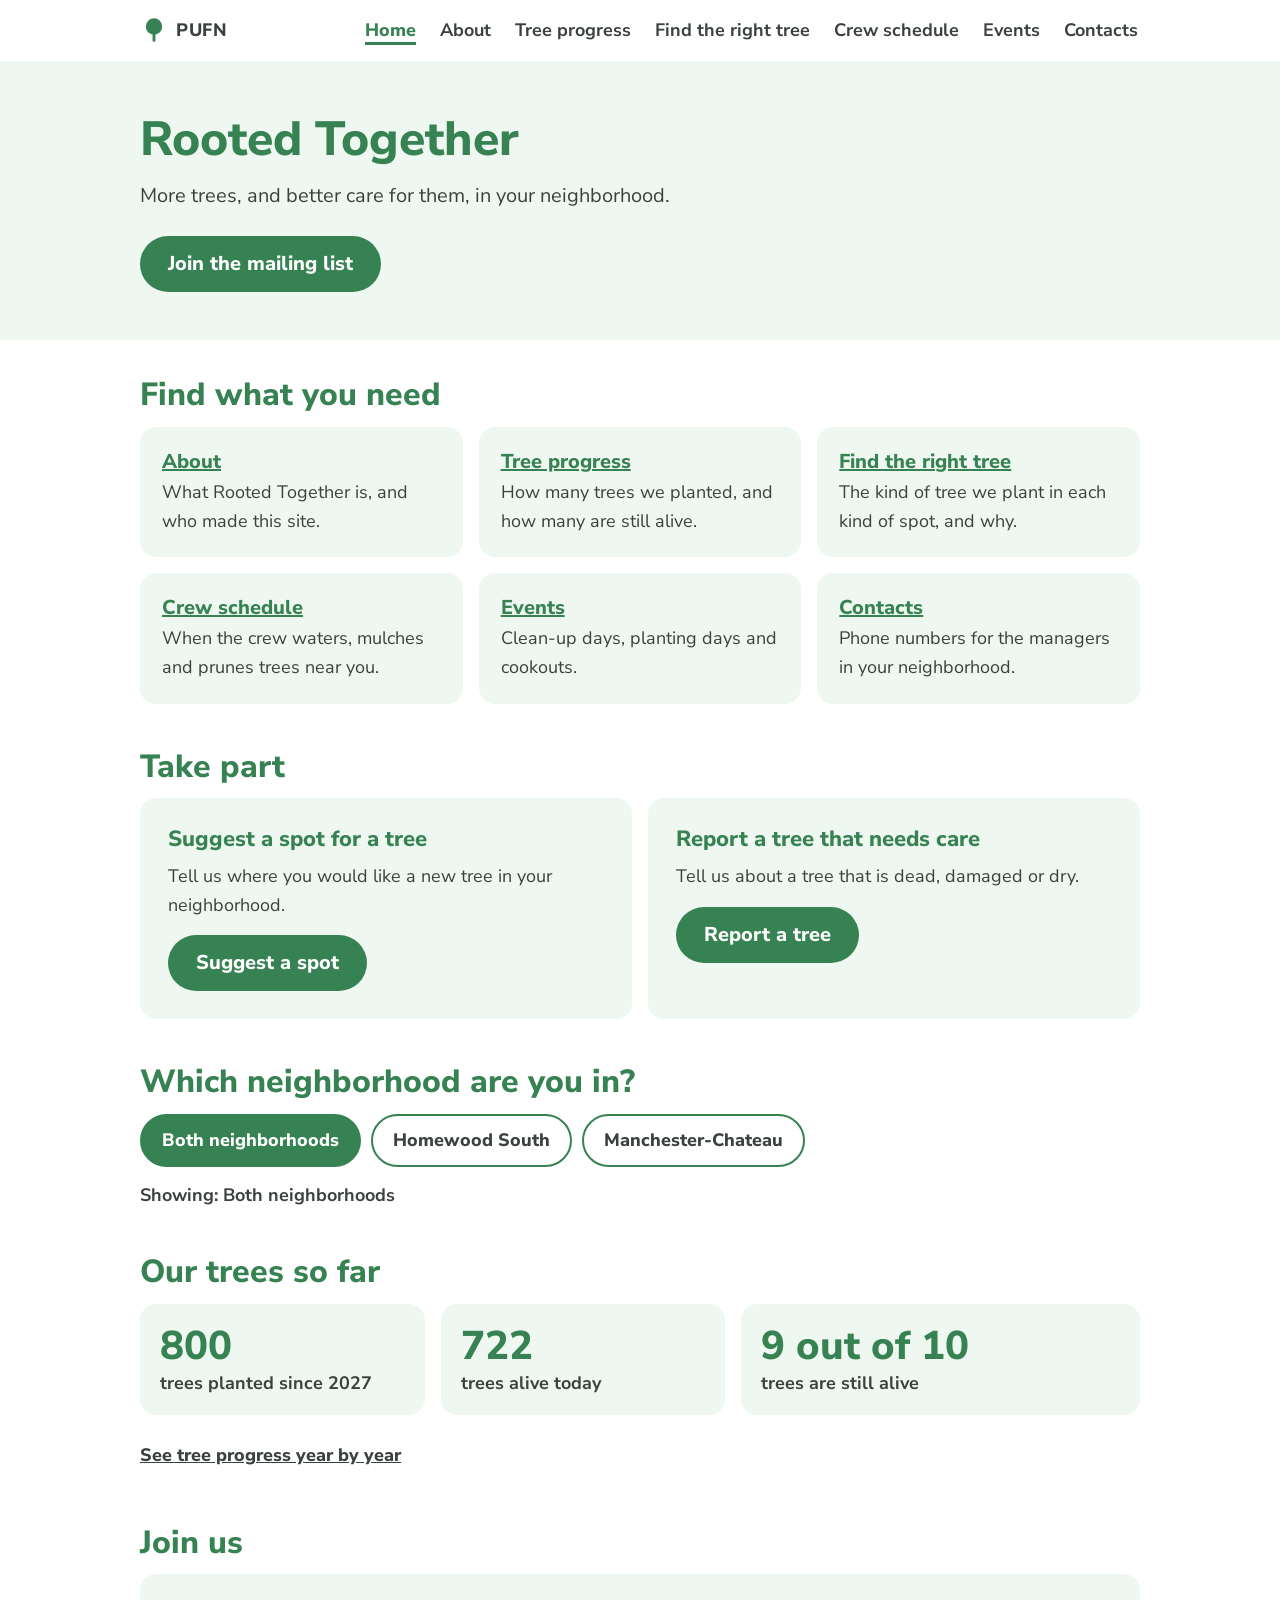
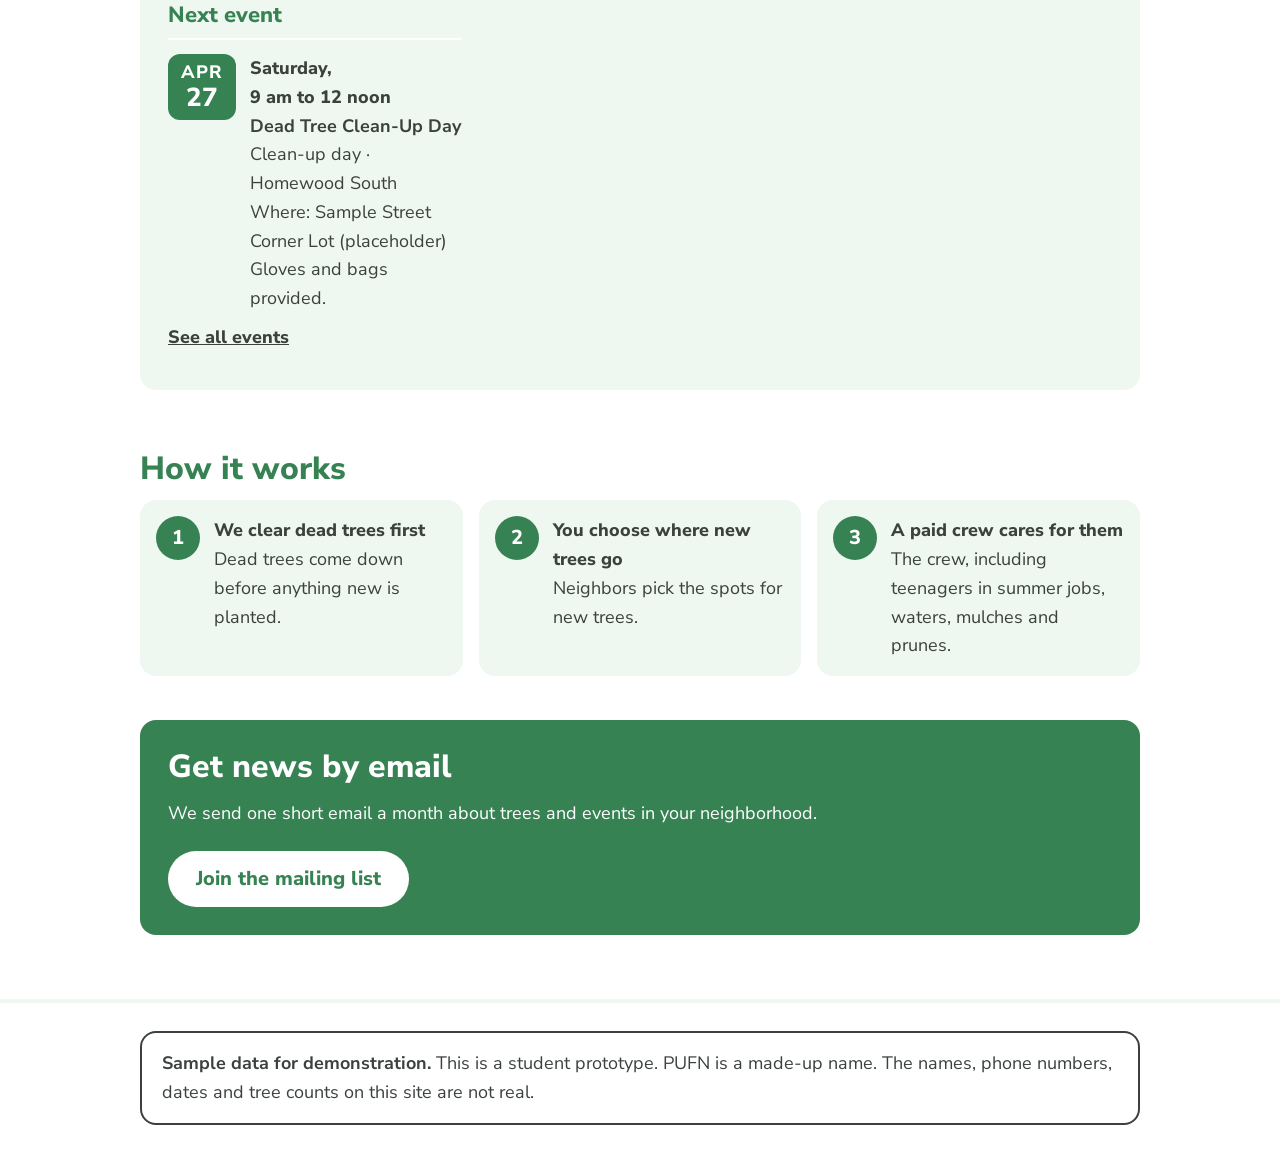
<file: index.html>
<!DOCTYPE html>
<html lang="en">
<head>
  <meta charset="utf-8">
  <!-- This line makes the page fit a phone screen. -->
  <meta name="viewport" content="width=device-width, initial-scale=1">
  <title>Rooted Together | PUFN</title>
  <meta name="description" content="Rooted Together: tree planting and tree care in your neighborhood. Sample site for demonstration.">

  <!-- Nunito Sans from Google Fonts. If there is no internet, the page uses a normal system font. -->
  <link rel="preconnect" href="https://fonts.googleapis.com">
  <link rel="preconnect" href="https://fonts.gstatic.com" crossorigin>
  <link href="https://fonts.googleapis.com/css2?family=Nunito+Sans:wght@400;700;800&display=swap" rel="stylesheet">

  <link rel="stylesheet" href="styles.css">
</head>
<body>

  <!-- Lets keyboard users jump past the menu. Hidden until focused. -->
  <a class="skip-link" href="#main">Skip to the main part of the page</a>

  <!-- app.js puts the top bar and menu here. They are the same on every page. -->
  <div class="site-top" id="site-top"></div>

  <!-- ===== HOME PAGE: TOP ===== -->
  <header class="hero">
    <div class="wrap">
      <h1>Rooted Together</h1>
      <!-- app.js replaces this line with the tagline in data.js. -->
      <p class="lead" id="tagline">More trees, and better care for them, in your neighborhood.</p>
      <a class="button js-signup" href="https://example.com/replace-with-google-form">
        Join the mailing list
      </a>
    </div>
  </header>

  <main class="wrap" id="main">

    <!-- ===== LINKS TO THE OTHER PAGES ===== -->
    <section>
      <h2>Find what you need</h2>
      <!-- app.js makes one large link for each page. -->
      <div class="page-links" id="page-links"></div>
    </section>

    <!-- ===== TAKE PART ===== -->
    <section id="take-part">
      <h2>Take part</h2>
      <!-- app.js makes these cards from the "actions" list in data.js. -->
      <div class="action-cards" id="actions"></div>
    </section>

    <!-- ===== CHOOSE YOUR NEIGHBORHOOD =====
         The choice is remembered on the other pages. -->
    <section id="choose">
      <h2>Which neighborhood are you in?</h2>
      <!-- app.js makes one button for each neighborhood in data.js. -->
      <div class="choices" id="neighborhood-buttons"></div>
      <!-- Says which neighborhood is showing. Screen readers read it out when it changes. -->
      <p class="showing" id="showing" aria-live="polite"></p>
    </section>

    <!-- ===== OUR TREES SO FAR ===== -->
    <section>
      <h2>Our trees so far</h2>
      <!-- app.js fills this box with the three headline numbers. -->
      <div class="stats" id="stats"></div>
      <a class="text-link" href="progress.html">See tree progress year by year</a>
    </section>

    <!-- ===== NEXT EVENT ===== -->
    <section>
      <h2>Join us</h2>
      <!-- app.js shows the soonest event here. -->
      <div class="event-cards" id="next-event"></div>
    </section>

    <!-- ===== HOW IT WORKS ===== -->
    <section>
      <h2>How it works</h2>
      <!-- app.js fills this list with the steps in data.js. -->
      <ol class="steps" id="steps"></ol>
    </section>

  </main>

  <!-- app.js puts the mailing list card here. It is the same on every page. -->
  <div id="site-bottom"></div>

  <!-- ===== FOOTER ===== -->
  <footer class="footer">
    <div class="wrap">
      <p class="sample-note">
        <strong>Sample data for demonstration.</strong>
        This is a student prototype. PUFN is a made-up name. The names, phone
        numbers, dates and tree counts on this site are not real.
      </p>
    </div>
  </footer>

  <!-- The content first, then the code that puts it on the page. Keep this order. -->
  <script src="data.js"></script>
  <script src="app.js"></script>

</body>
</html>
</file>
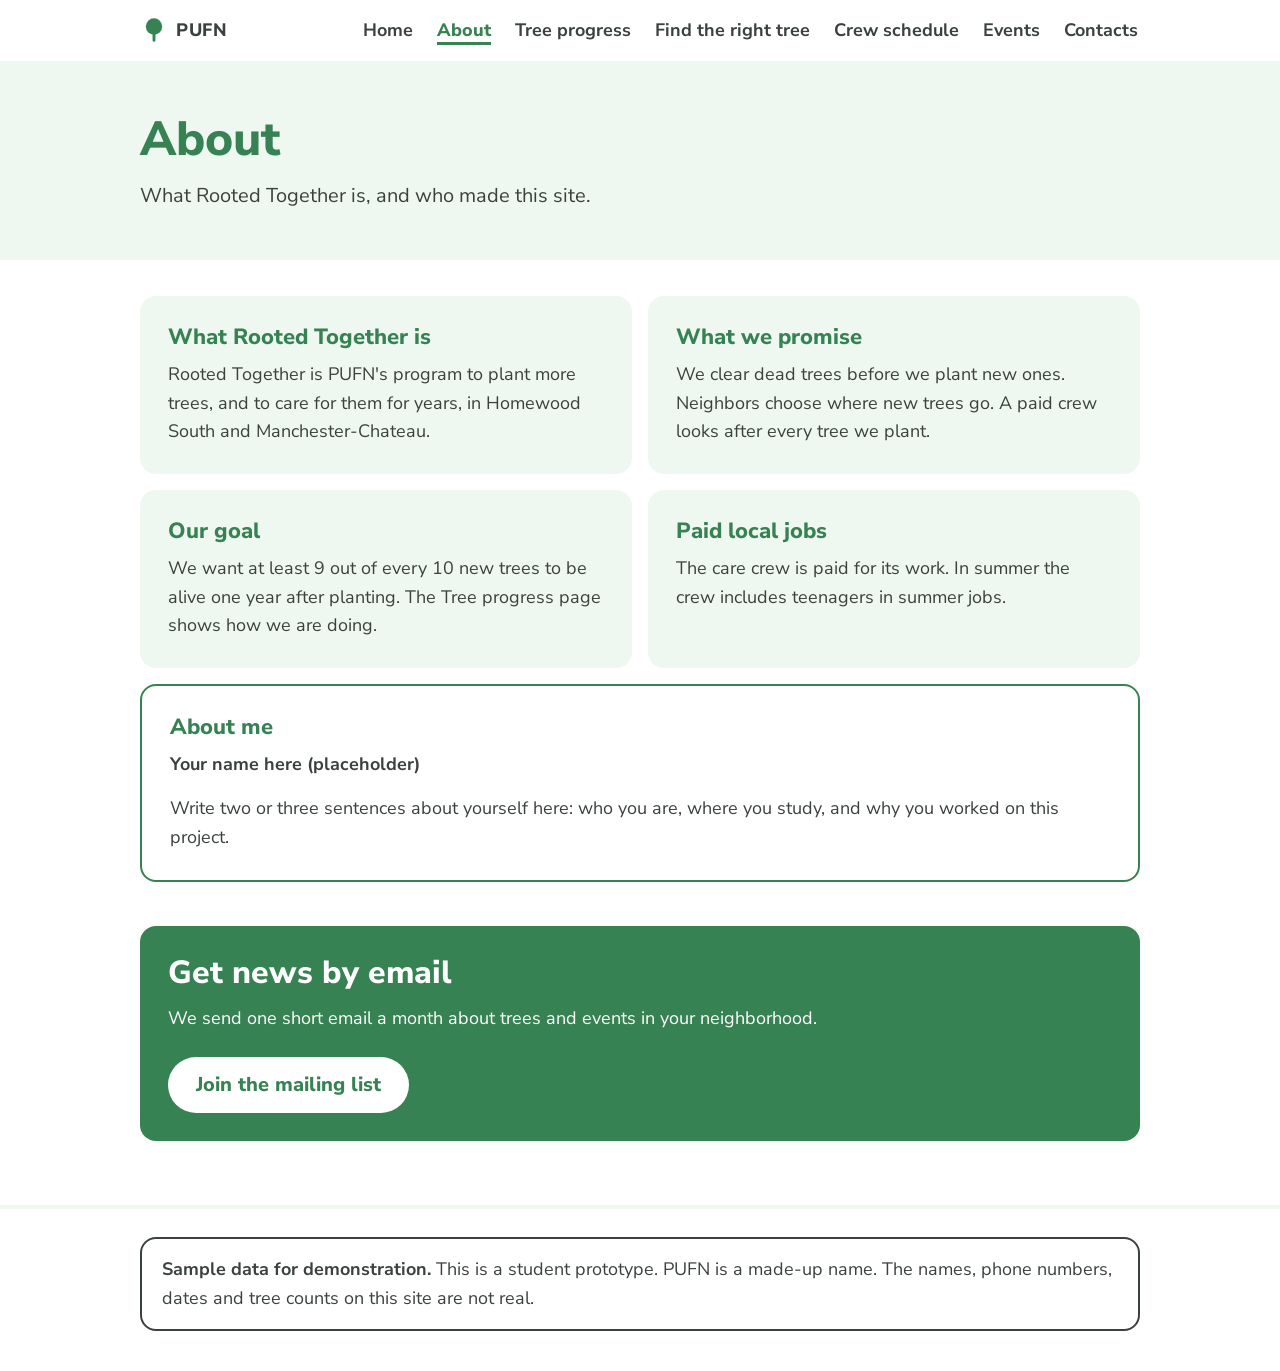
<file: about.html>
<!DOCTYPE html>
<html lang="en">
<head>
  <meta charset="utf-8">
  <!-- This line makes the page fit a phone screen. -->
  <meta name="viewport" content="width=device-width, initial-scale=1">
  <title>About | Rooted Together</title>
  <meta name="description" content="What Rooted Together is, and who made this site. Sample site for demonstration.">

  <!-- Nunito Sans from Google Fonts. If there is no internet, the page uses a normal system font. -->
  <link rel="preconnect" href="https://fonts.googleapis.com">
  <link rel="preconnect" href="https://fonts.gstatic.com" crossorigin>
  <link href="https://fonts.googleapis.com/css2?family=Nunito+Sans:wght@400;700;800&display=swap" rel="stylesheet">

  <link rel="stylesheet" href="styles.css">
</head>
<body>

  <!-- Lets keyboard users jump past the menu. Hidden until focused. -->
  <a class="skip-link" href="#main">Skip to the main part of the page</a>

  <!-- app.js puts the top bar and menu here. They are the same on every page. -->
  <div class="site-top" id="site-top"></div>

  <!-- ===== PAGE TITLE ===== -->
  <header class="hero hero-small">
    <div class="wrap">
      <h1>About</h1>
      <p class="lead">What Rooted Together is, and who made this site.</p>
    </div>
  </header>

  <main class="wrap" id="main">

    <!-- ===== ABOUT THE PROGRAM, THEN ABOUT ME ===== -->
    <section id="about">
      <!-- app.js fills this box from the "about" part of data.js.
           To change the words, including "About me", edit data.js. -->
      <div class="about-cards" id="about-sections"></div>
    </section>

  </main>

  <!-- app.js puts the mailing list card here. It is the same on every page. -->
  <div id="site-bottom"></div>

  <!-- ===== FOOTER ===== -->
  <footer class="footer">
    <div class="wrap">
      <p class="sample-note">
        <strong>Sample data for demonstration.</strong>
        This is a student prototype. PUFN is a made-up name. The names, phone
        numbers, dates and tree counts on this site are not real.
      </p>
    </div>
  </footer>

  <!-- The content first, then the code that puts it on the page. Keep this order. -->
  <script src="data.js"></script>
  <script src="app.js"></script>

</body>
</html>
</file>
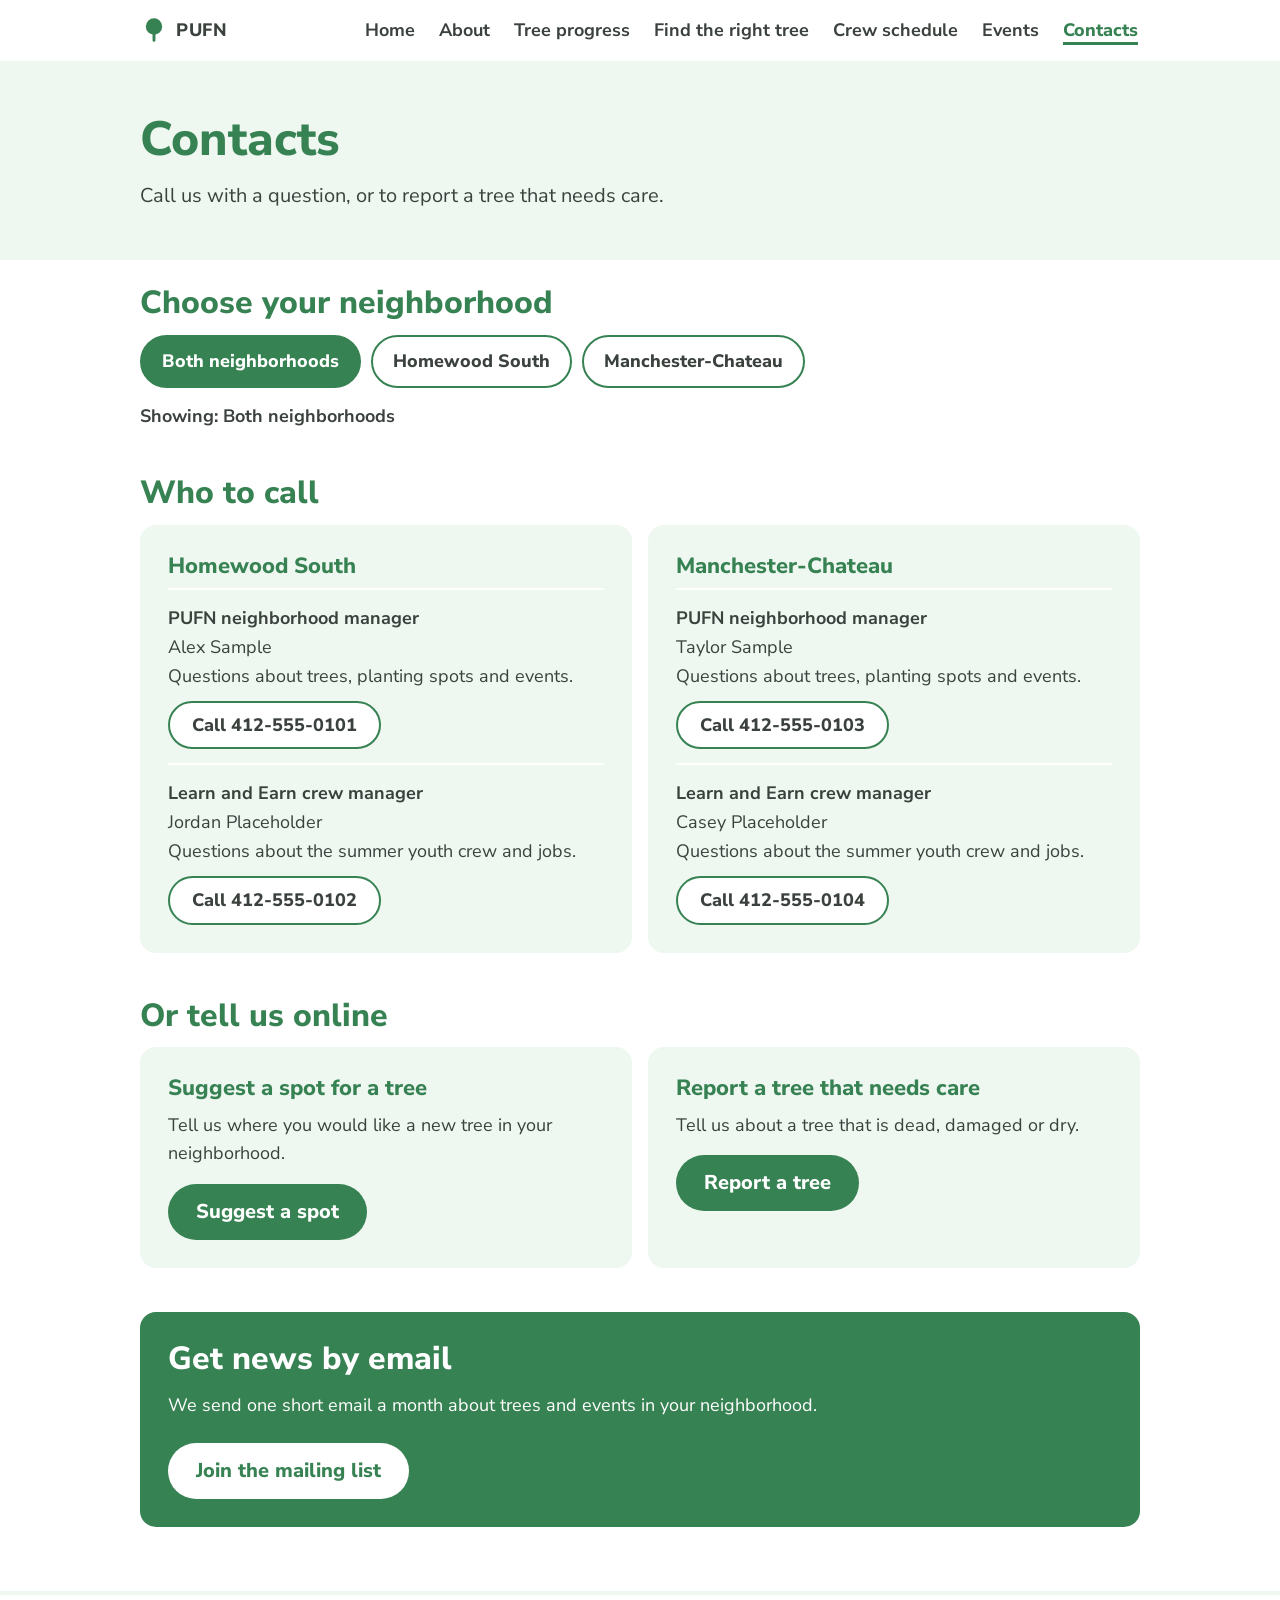
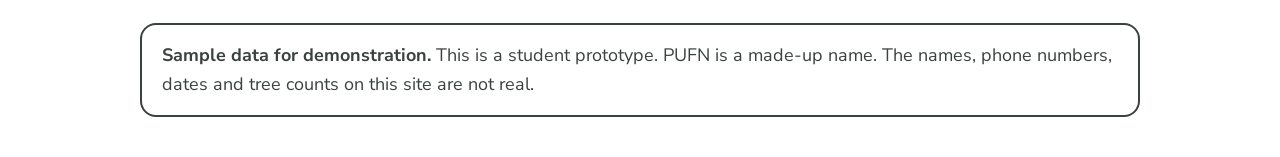
<file: contacts.html>
<!DOCTYPE html>
<html lang="en">
<head>
  <meta charset="utf-8">
  <!-- This line makes the page fit a phone screen. -->
  <meta name="viewport" content="width=device-width, initial-scale=1">
  <title>Contacts | Rooted Together</title>
  <meta name="description" content="Phone numbers for the Rooted Together managers in your neighborhood. Sample site for demonstration.">

  <!-- Nunito Sans from Google Fonts. If there is no internet, the page uses a normal system font. -->
  <link rel="preconnect" href="https://fonts.googleapis.com">
  <link rel="preconnect" href="https://fonts.gstatic.com" crossorigin>
  <link href="https://fonts.googleapis.com/css2?family=Nunito+Sans:wght@400;700;800&display=swap" rel="stylesheet">

  <link rel="stylesheet" href="styles.css">
</head>
<body>

  <!-- Lets keyboard users jump past the menu. Hidden until focused. -->
  <a class="skip-link" href="#main">Skip to the main part of the page</a>

  <!-- app.js puts the top bar and menu here. They are the same on every page. -->
  <div class="site-top" id="site-top"></div>

  <!-- ===== PAGE TITLE ===== -->
  <header class="hero hero-small">
    <div class="wrap">
      <h1>Contacts</h1>
      <p class="lead">Call us with a question, or to report a tree that needs care.</p>
    </div>
  </header>

  <main class="wrap" id="main">

    <!-- ===== CHOOSE YOUR NEIGHBORHOOD =====
         A first-time visitor sees the buttons. After a choice, this folds into one line:
         "Showing: Homewood South" and a Change button. -->
    <section id="choose" class="choose-compact is-open">
      <h2 class="choose-title">Choose your neighborhood</h2>
      <!-- app.js makes one button for each neighborhood in data.js. -->
      <div class="choices" id="neighborhood-buttons"></div>
      <p class="showing-line">
        <!-- Says which neighborhood is showing. Screen readers read it out when it changes. -->
        <span id="showing" aria-live="polite"></span>
        <button class="change-button" id="change-button" type="button" aria-expanded="true" aria-controls="neighborhood-buttons">Change</button>
      </p>
    </section>

    <!-- ===== CONTACTS ===== -->
    <section id="contacts">
      <h2>Who to call</h2>
      <!-- app.js lists the contacts here, one card for each neighborhood. -->
      <div class="contact-cards" id="contact-list"></div>
    </section>

    <!-- ===== TELL US ONLINE ===== -->
    <section id="take-part">
      <h2>Or tell us online</h2>
      <!-- app.js makes these cards from the "actions" list in data.js. -->
      <div class="action-cards" id="actions"></div>
    </section>

  </main>

  <!-- app.js puts the mailing list card here. It is the same on every page. -->
  <div id="site-bottom"></div>

  <!-- ===== FOOTER ===== -->
  <footer class="footer">
    <div class="wrap">
      <p class="sample-note">
        <strong>Sample data for demonstration.</strong>
        This is a student prototype. PUFN is a made-up name. The names, phone
        numbers, dates and tree counts on this site are not real.
      </p>
    </div>
  </footer>

  <!-- The content first, then the code that puts it on the page. Keep this order. -->
  <script src="data.js"></script>
  <script src="app.js"></script>

</body>
</html>
</file>
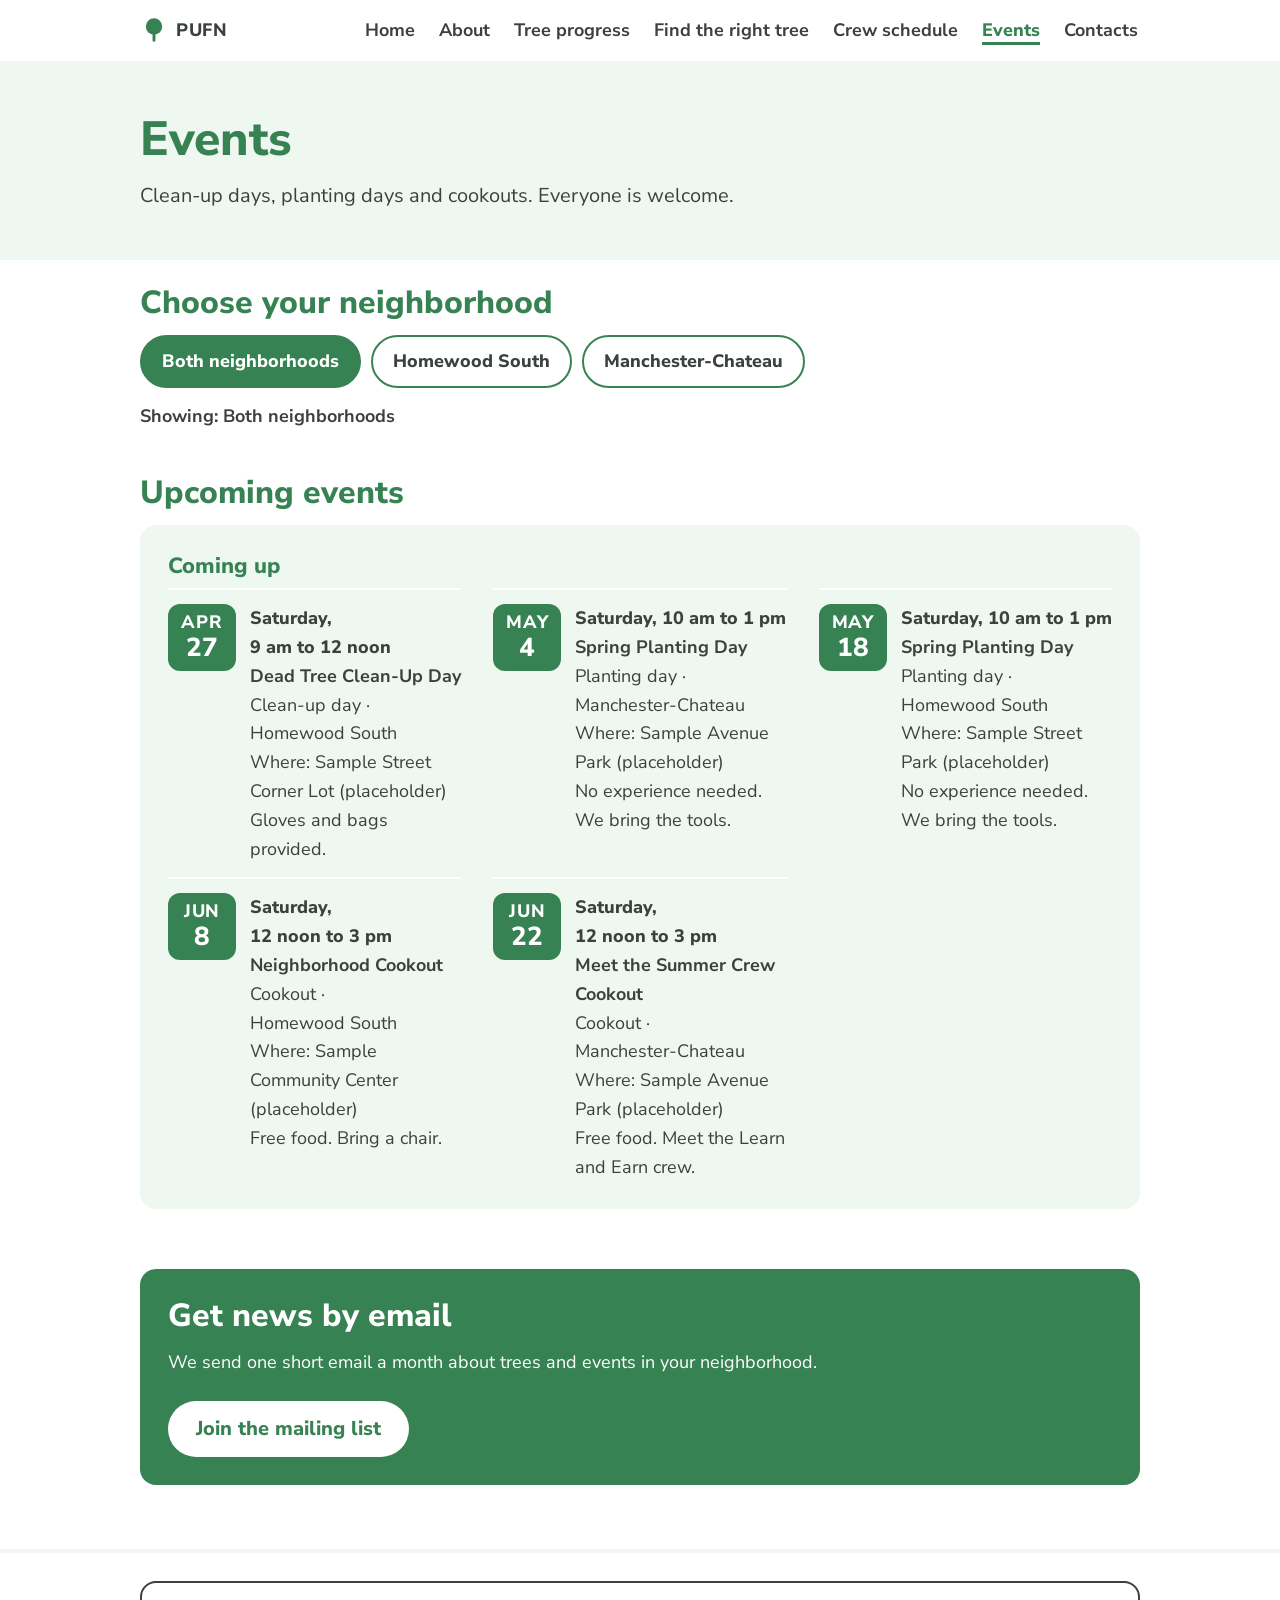
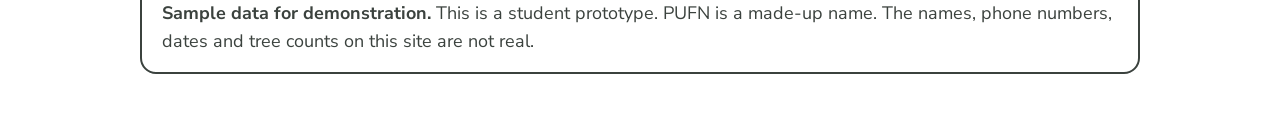
<file: events.html>
<!DOCTYPE html>
<html lang="en">
<head>
  <meta charset="utf-8">
  <!-- This line makes the page fit a phone screen. -->
  <meta name="viewport" content="width=device-width, initial-scale=1">
  <title>Events | Rooted Together</title>
  <meta name="description" content="Clean-up days, planting days and cookouts from Rooted Together. Sample site for demonstration.">

  <!-- Nunito Sans from Google Fonts. If there is no internet, the page uses a normal system font. -->
  <link rel="preconnect" href="https://fonts.googleapis.com">
  <link rel="preconnect" href="https://fonts.gstatic.com" crossorigin>
  <link href="https://fonts.googleapis.com/css2?family=Nunito+Sans:wght@400;700;800&display=swap" rel="stylesheet">

  <link rel="stylesheet" href="styles.css">
</head>
<body>

  <!-- Lets keyboard users jump past the menu. Hidden until focused. -->
  <a class="skip-link" href="#main">Skip to the main part of the page</a>

  <!-- app.js puts the top bar and menu here. They are the same on every page. -->
  <div class="site-top" id="site-top"></div>

  <!-- ===== PAGE TITLE ===== -->
  <header class="hero hero-small">
    <div class="wrap">
      <h1>Events</h1>
      <p class="lead">Clean-up days, planting days and cookouts. Everyone is welcome.</p>
    </div>
  </header>

  <main class="wrap" id="main">

    <!-- ===== CHOOSE YOUR NEIGHBORHOOD =====
         A first-time visitor sees the buttons. After a choice, this folds into one line:
         "Showing: Homewood South" and a Change button. -->
    <section id="choose" class="choose-compact is-open">
      <h2 class="choose-title">Choose your neighborhood</h2>
      <!-- app.js makes one button for each neighborhood in data.js. -->
      <div class="choices" id="neighborhood-buttons"></div>
      <p class="showing-line">
        <!-- Says which neighborhood is showing. Screen readers read it out when it changes. -->
        <span id="showing" aria-live="polite"></span>
        <button class="change-button" id="change-button" type="button" aria-expanded="true" aria-controls="neighborhood-buttons">Change</button>
      </p>
    </section>

    <!-- ===== EVENTS ===== -->
    <section id="events">
      <h2>Upcoming events</h2>
      <!-- app.js lists the upcoming events here. -->
      <div class="event-cards" id="event-list"></div>
    </section>

  </main>

  <!-- app.js puts the mailing list card here. It is the same on every page. -->
  <div id="site-bottom"></div>

  <!-- ===== FOOTER ===== -->
  <footer class="footer">
    <div class="wrap">
      <p class="sample-note">
        <strong>Sample data for demonstration.</strong>
        This is a student prototype. PUFN is a made-up name. The names, phone
        numbers, dates and tree counts on this site are not real.
      </p>
    </div>
  </footer>

  <!-- The content first, then the code that puts it on the page. Keep this order. -->
  <script src="data.js"></script>
  <script src="app.js"></script>

</body>
</html>
</file>
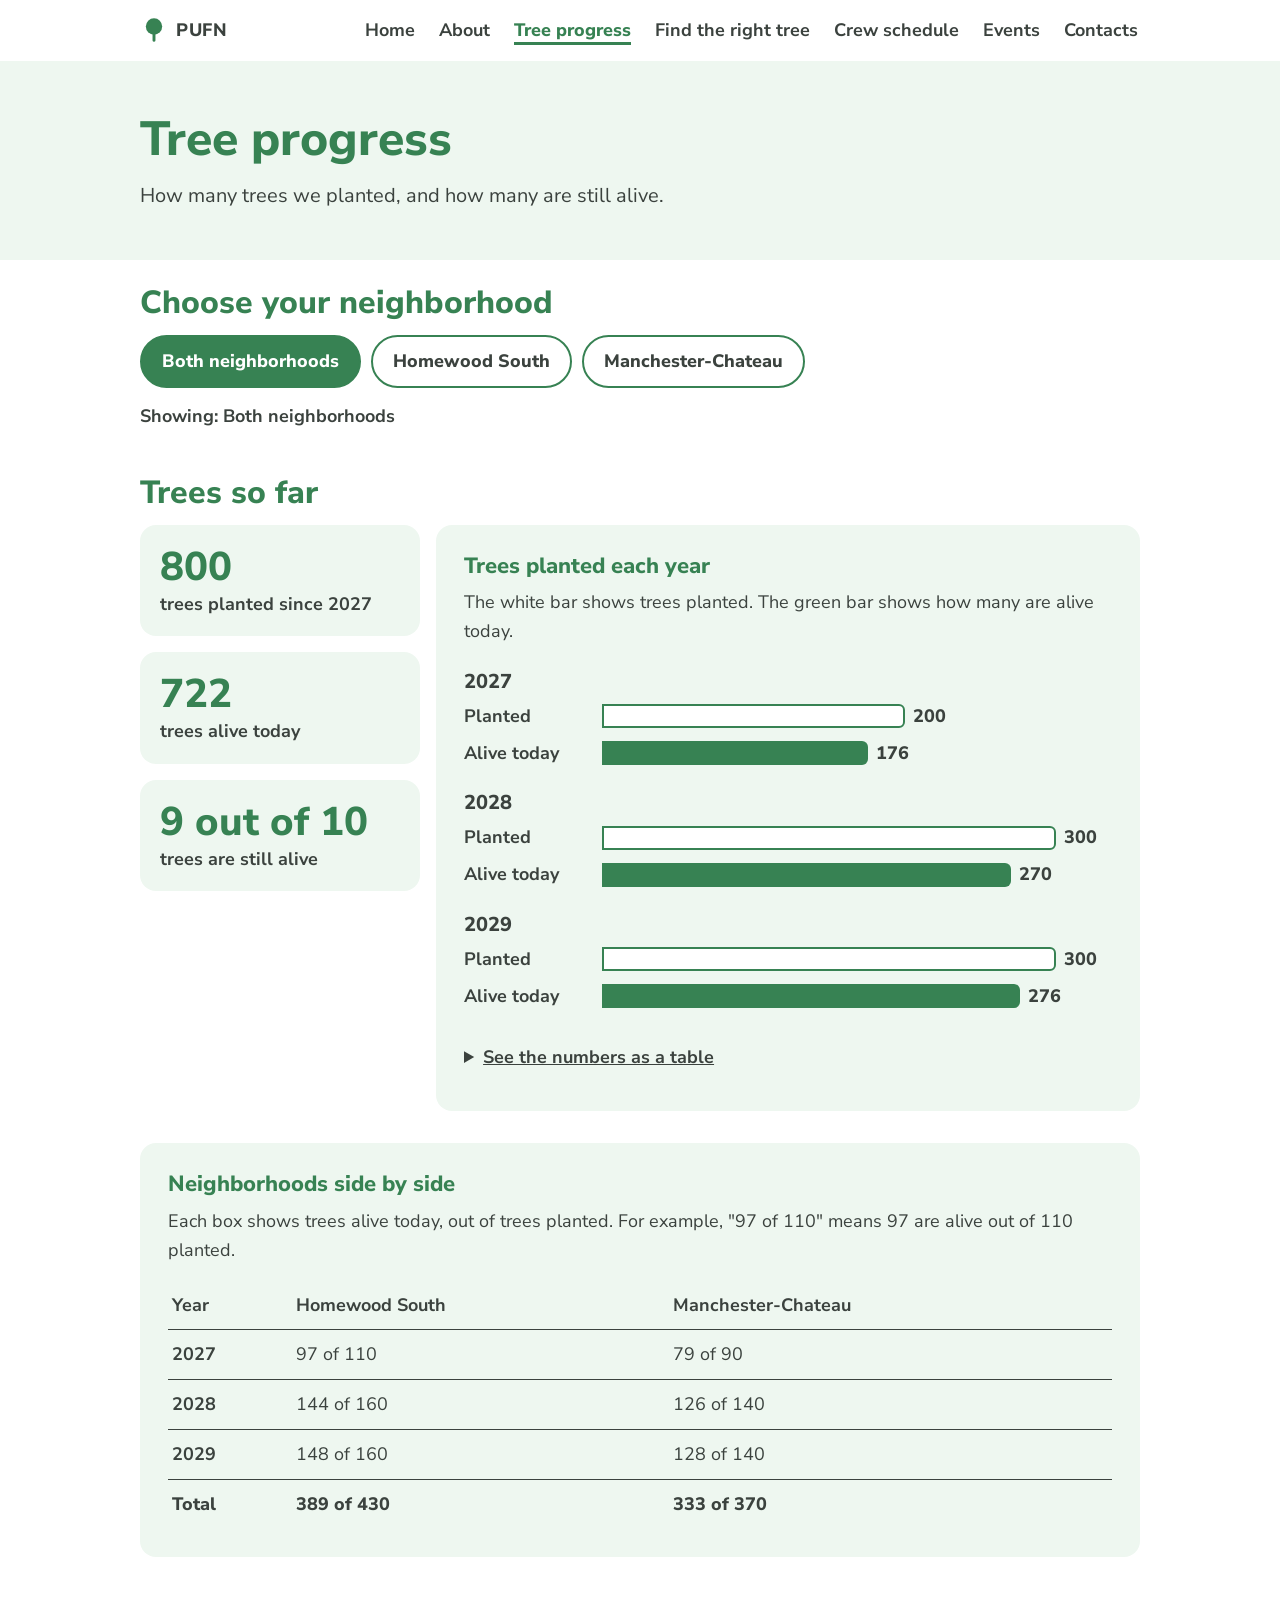
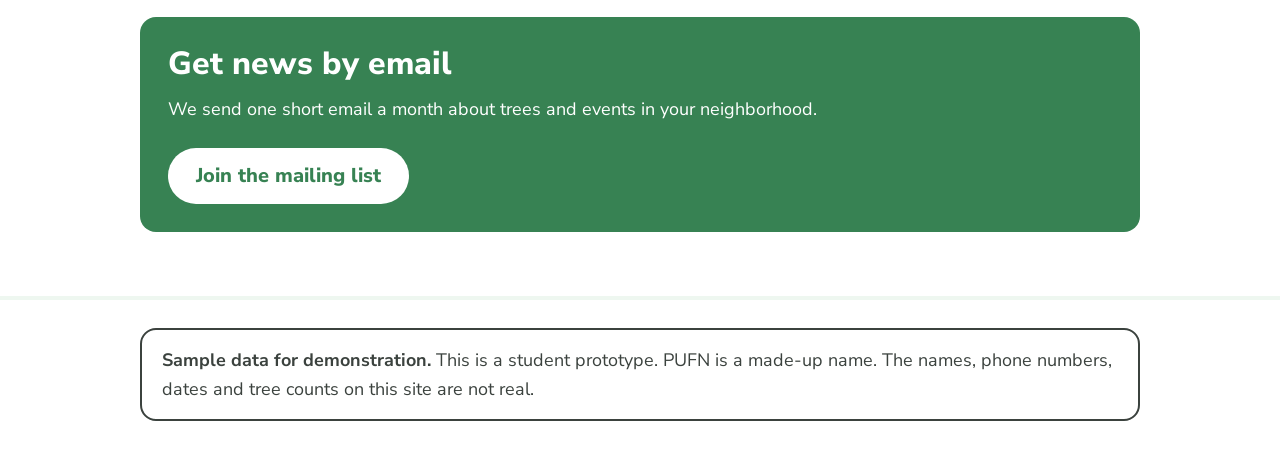
<file: progress.html>
<!DOCTYPE html>
<html lang="en">
<head>
  <meta charset="utf-8">
  <!-- This line makes the page fit a phone screen. -->
  <meta name="viewport" content="width=device-width, initial-scale=1">
  <title>Tree progress | Rooted Together</title>
  <meta name="description" content="How many trees Rooted Together planted, and how many are still alive. Sample site for demonstration.">

  <!-- Nunito Sans from Google Fonts. If there is no internet, the page uses a normal system font. -->
  <link rel="preconnect" href="https://fonts.googleapis.com">
  <link rel="preconnect" href="https://fonts.gstatic.com" crossorigin>
  <link href="https://fonts.googleapis.com/css2?family=Nunito+Sans:wght@400;700;800&display=swap" rel="stylesheet">

  <link rel="stylesheet" href="styles.css">
</head>
<body>

  <!-- Lets keyboard users jump past the menu. Hidden until focused. -->
  <a class="skip-link" href="#main">Skip to the main part of the page</a>

  <!-- app.js puts the top bar and menu here. They are the same on every page. -->
  <div class="site-top" id="site-top"></div>

  <!-- ===== PAGE TITLE ===== -->
  <header class="hero hero-small">
    <div class="wrap">
      <h1>Tree progress</h1>
      <p class="lead">How many trees we planted, and how many are still alive.</p>
    </div>
  </header>

  <main class="wrap" id="main">

    <!-- ===== CHOOSE YOUR NEIGHBORHOOD =====
         A first-time visitor sees the buttons. After a choice, this folds into one line:
         "Showing: Homewood South" and a Change button. -->
    <section id="choose" class="choose-compact is-open">
      <h2 class="choose-title">Choose your neighborhood</h2>
      <!-- app.js makes one button for each neighborhood in data.js. -->
      <div class="choices" id="neighborhood-buttons"></div>
      <p class="showing-line">
        <!-- Says which neighborhood is showing. Screen readers read it out when it changes. -->
        <span id="showing" aria-live="polite"></span>
        <button class="change-button" id="change-button" type="button" aria-expanded="true" aria-controls="neighborhood-buttons">Change</button>
      </p>
    </section>

    <!-- ===== THE NUMBERS AND THE CHART ===== -->
    <section id="progress">
      <h2>Trees so far</h2>
      <!-- On a laptop, this box puts the numbers on the left and the chart on the right. -->
      <div class="progress-layout">

        <!-- app.js fills this box with the three headline numbers. -->
        <div class="stats" id="stats"></div>

        <div class="card">
          <h3>Trees planted each year</h3>
          <p>The white bar shows trees planted. The green bar shows how many are alive today.</p>

          <!-- app.js draws the bars in this box. -->
          <div id="chart"></div>

          <!-- The same numbers as a table. It opens when you tap the line below. -->
          <details class="table-toggle">
            <summary>See the numbers as a table</summary>
            <table>
              <caption>Trees planted and trees alive today, by year</caption>
              <thead>
                <tr>
                  <th scope="col">Year</th>
                  <th scope="col" class="num">Planted</th>
                  <th scope="col" class="num">Alive today</th>
                </tr>
              </thead>
              <!-- app.js fills in the rows. -->
              <tbody id="progress-rows"></tbody>
            </table>
          </details>
        </div>

      </div><!-- end of progress-layout -->

      <!-- The neighborhoods side by side. app.js fills in the table.
           It only shows when every neighborhood is chosen. -->
      <div class="card compare-card" id="compare-card" hidden>
        <h3>Neighborhoods side by side</h3>
        <p>Each box shows trees alive today, out of trees planted. For example, "97 of 110" means 97 are alive out of 110 planted.</p>
        <table id="compare-table"></table>
      </div>
    </section>

  </main>

  <!-- app.js puts the mailing list card here. It is the same on every page. -->
  <div id="site-bottom"></div>

  <!-- ===== FOOTER ===== -->
  <footer class="footer">
    <div class="wrap">
      <p class="sample-note">
        <strong>Sample data for demonstration.</strong>
        This is a student prototype. PUFN is a made-up name. The names, phone
        numbers, dates and tree counts on this site are not real.
      </p>
    </div>
  </footer>

  <!-- The content first, then the code that puts it on the page. Keep this order. -->
  <script src="data.js"></script>
  <script src="app.js"></script>

</body>
</html>
</file>
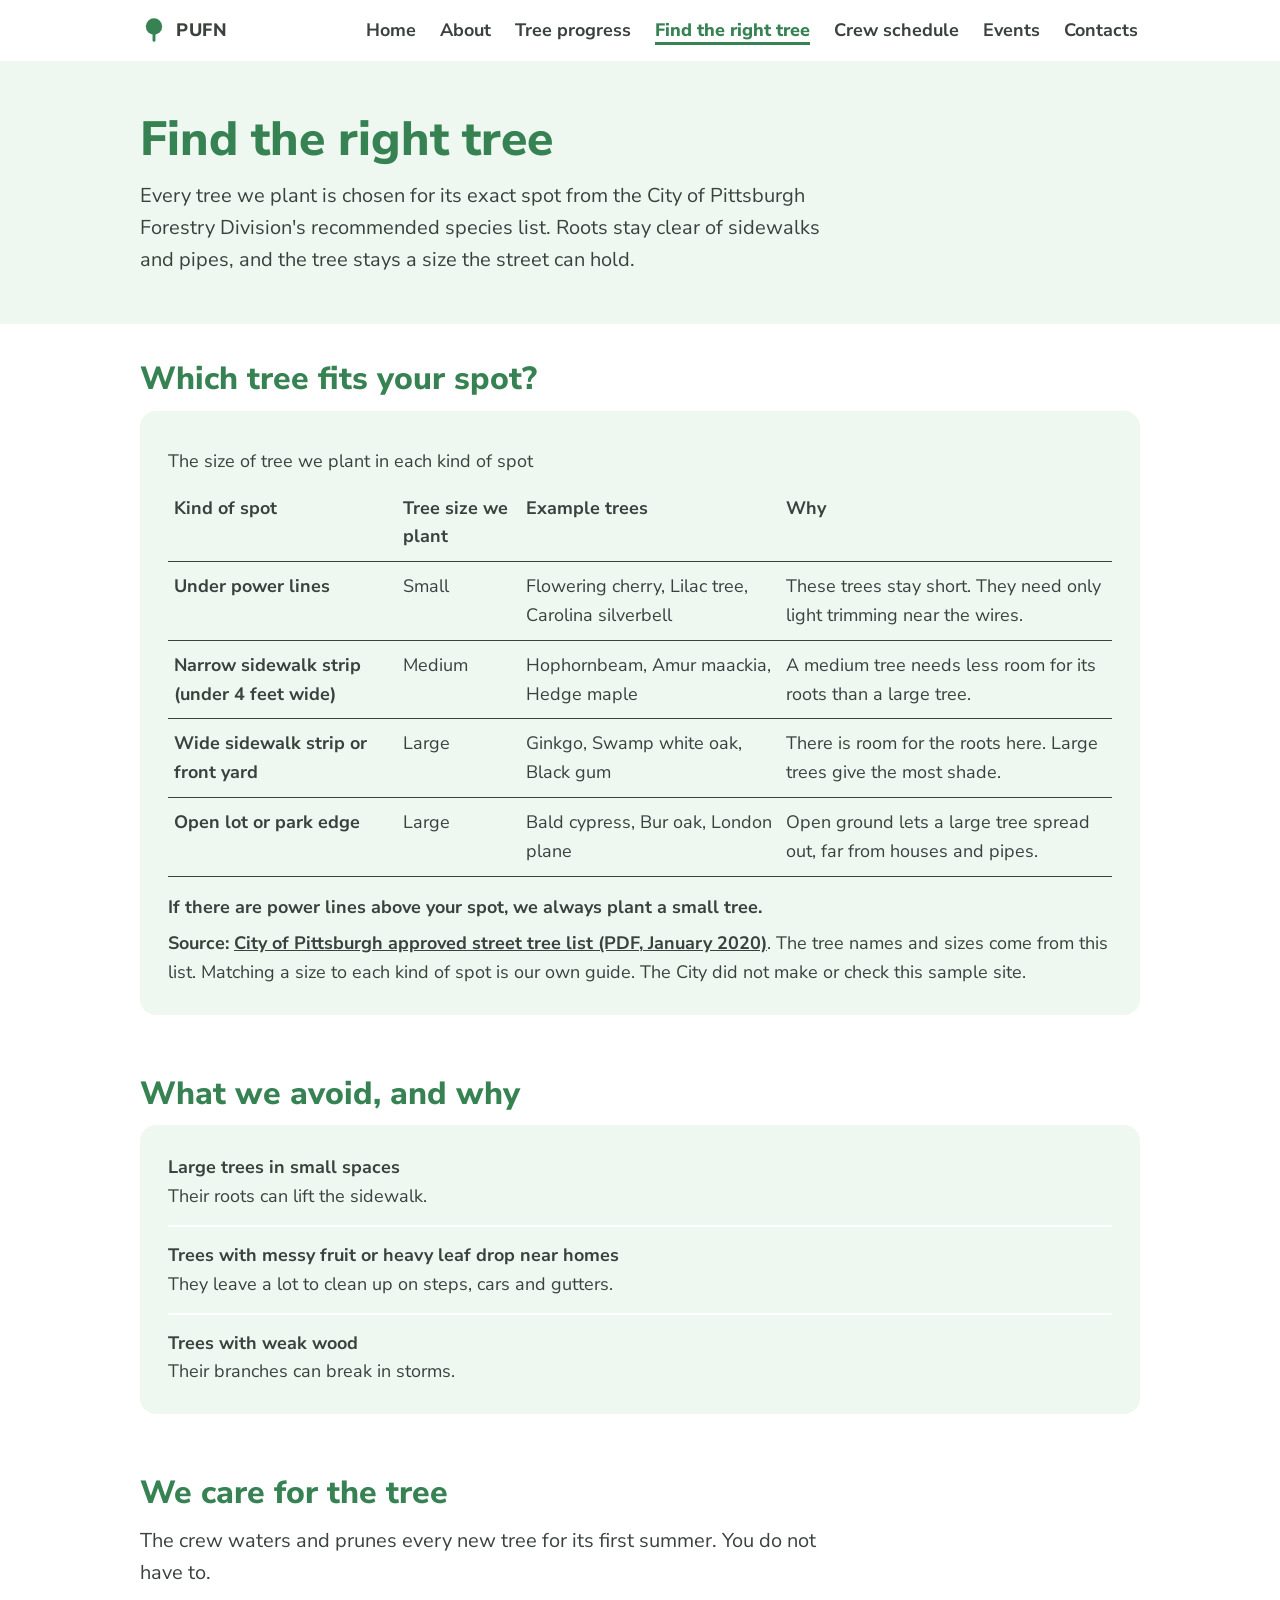
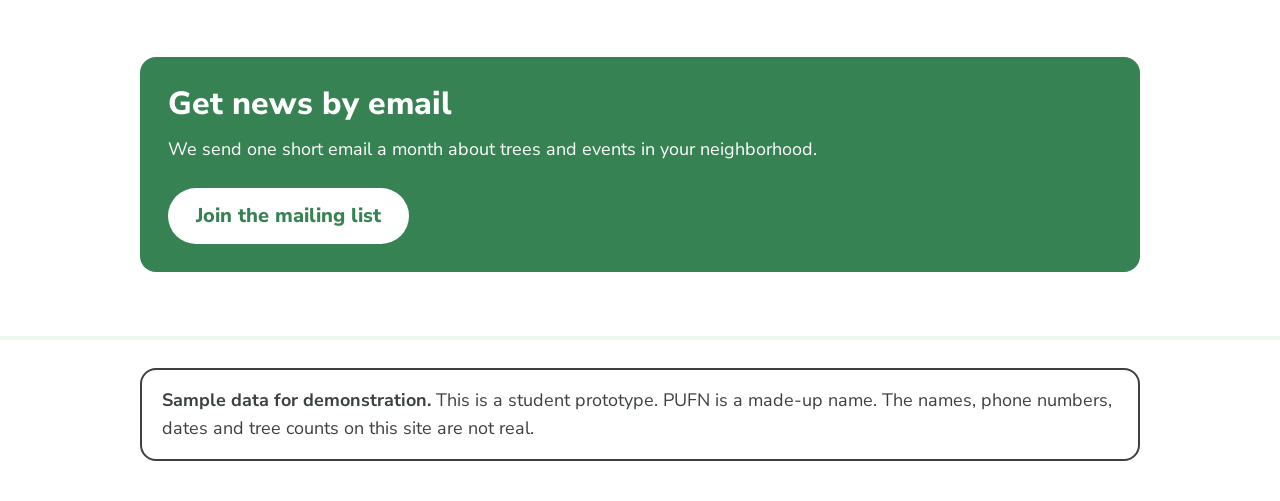
<file: right-tree.html>
<!DOCTYPE html>
<html lang="en">
<head>
  <meta charset="utf-8">
  <!-- This line makes the page fit a phone screen. -->
  <meta name="viewport" content="width=device-width, initial-scale=1">
  <title>Find the right tree | Rooted Together</title>
  <meta name="description" content="The kind of tree Rooted Together plants in each kind of spot, and why. Sample site for demonstration.">

  <!-- Nunito Sans from Google Fonts. If there is no internet, the page uses a normal system font. -->
  <link rel="preconnect" href="https://fonts.googleapis.com">
  <link rel="preconnect" href="https://fonts.gstatic.com" crossorigin>
  <link href="https://fonts.googleapis.com/css2?family=Nunito+Sans:wght@400;700;800&display=swap" rel="stylesheet">

  <link rel="stylesheet" href="styles.css">
</head>
<body>

  <!-- Lets keyboard users jump past the menu. Hidden until focused. -->
  <a class="skip-link" href="#main">Skip to the main part of the page</a>

  <!-- app.js puts the top bar and menu here. They are the same on every page. -->
  <div class="site-top" id="site-top"></div>

  <!-- ===== PAGE TITLE ===== -->
  <header class="hero hero-small">
    <div class="wrap">
      <h1>Find the right tree</h1>
      <!-- app.js replaces this line with the "intro" words in data.js. -->
      <p class="lead" id="guide-intro">Every tree we plant is chosen for its exact spot.</p>
    </div>
  </header>

  <main class="wrap" id="main">

    <!-- ===== WHICH TREE FITS WHICH SPOT ===== -->
    <section id="spots">
      <h2>Which tree fits your spot?</h2>
      <div class="card">
        <!-- app.js fills in the rows from the "treeGuide" part of data.js.
             On a phone each row is shown as its own block, so nothing is squeezed.
             The "role" words tell screen readers it is still a table. -->
        <table class="guide-table" id="guide-table" role="table">
          <caption>The size of tree we plant in each kind of spot</caption>
          <thead role="rowgroup">
            <tr role="row">
              <th scope="col" role="columnheader">Kind of spot</th>
              <th scope="col" role="columnheader">Tree size we plant</th>
              <th scope="col" role="columnheader">Example trees</th>
              <th scope="col" role="columnheader">Why</th>
            </tr>
          </thead>
          <tbody id="guide-rows" role="rowgroup"></tbody>
        </table>

        <!-- app.js puts a short note here, then the "Source" line with the link to the City's list. -->
        <p class="guide-note" id="guide-note"></p>
        <p class="guide-source last-line" id="guide-source"></p>
      </div>
    </section>

    <!-- ===== WHAT WE AVOID ===== -->
    <section id="avoid">
      <h2>What we avoid, and why</h2>
      <div class="card">
        <!-- app.js fills this list from data.js. -->
        <ul class="item-list plain-list" id="avoid-list"></ul>
      </div>
    </section>

    <!-- ===== WHO CARES FOR THE TREE ===== -->
    <section id="care">
      <h2>We care for the tree</h2>
      <!-- app.js puts the "closing" words from data.js here. -->
      <p class="lead" id="guide-closing"></p>
    </section>

  </main>

  <!-- app.js puts the mailing list card here. It is the same on every page. -->
  <div id="site-bottom"></div>

  <!-- ===== FOOTER ===== -->
  <footer class="footer">
    <div class="wrap">
      <p class="sample-note">
        <strong>Sample data for demonstration.</strong>
        This is a student prototype. PUFN is a made-up name. The names, phone
        numbers, dates and tree counts on this site are not real.
      </p>
    </div>
  </footer>

  <!-- The content first, then the code that puts it on the page. Keep this order. -->
  <script src="data.js"></script>
  <script src="app.js"></script>

</body>
</html>
</file>
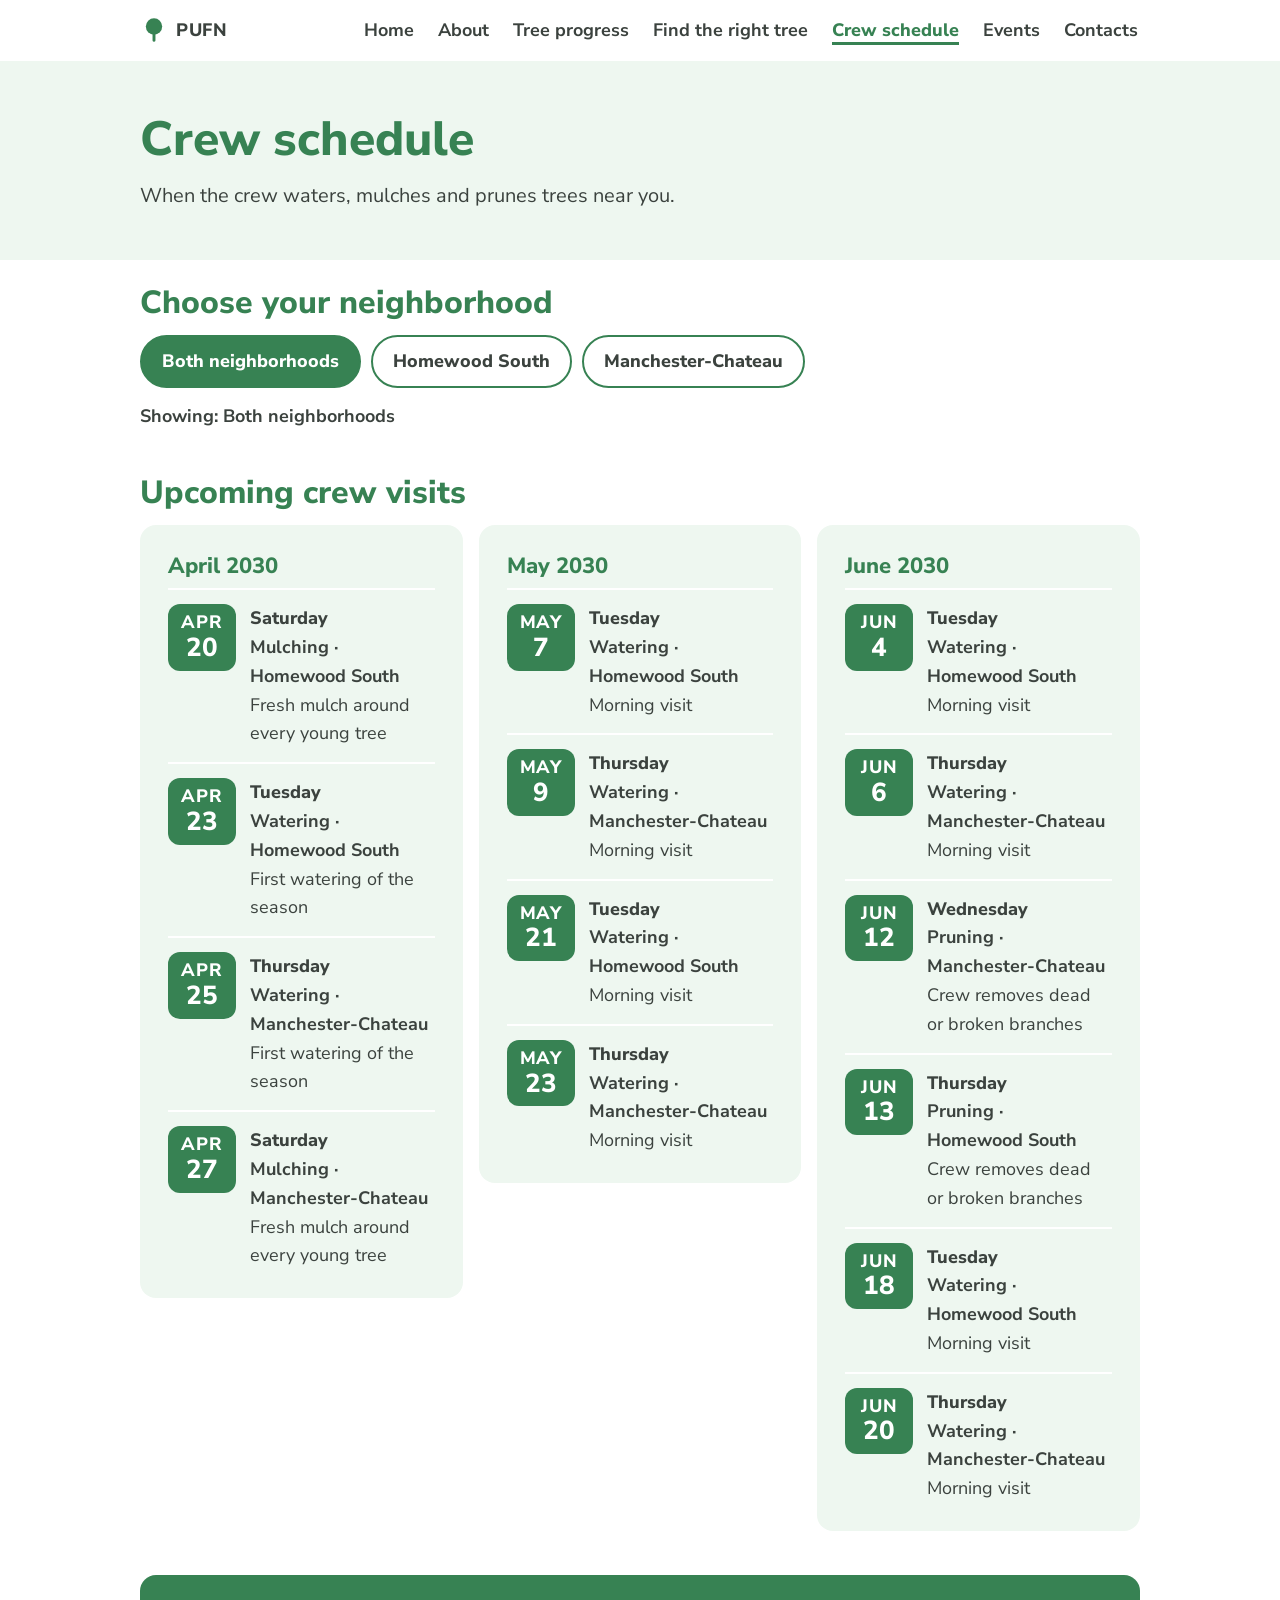
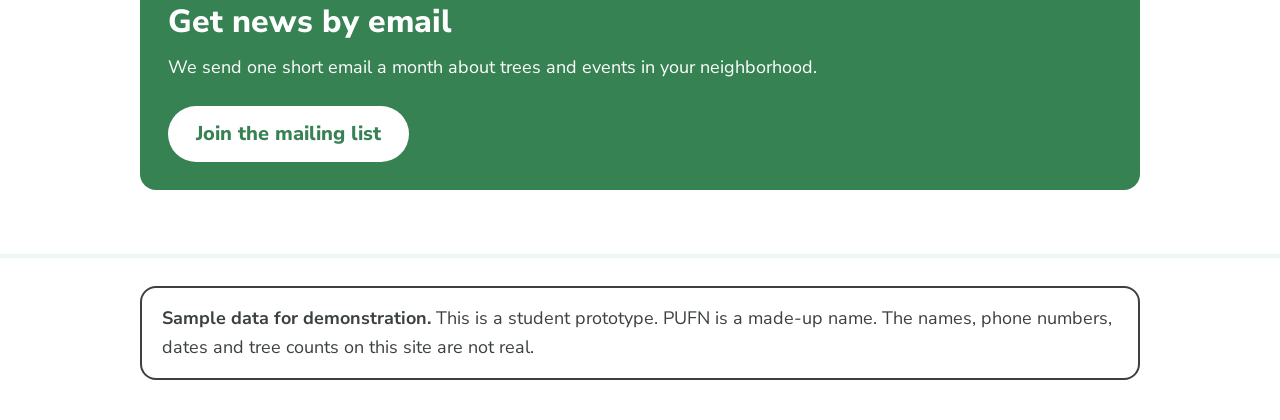
<file: schedule.html>
<!DOCTYPE html>
<html lang="en">
<head>
  <meta charset="utf-8">
  <!-- This line makes the page fit a phone screen. -->
  <meta name="viewport" content="width=device-width, initial-scale=1">
  <title>Crew schedule | Rooted Together</title>
  <meta name="description" content="When the Rooted Together crew waters, mulches and prunes trees near you. Sample site for demonstration.">

  <!-- Nunito Sans from Google Fonts. If there is no internet, the page uses a normal system font. -->
  <link rel="preconnect" href="https://fonts.googleapis.com">
  <link rel="preconnect" href="https://fonts.gstatic.com" crossorigin>
  <link href="https://fonts.googleapis.com/css2?family=Nunito+Sans:wght@400;700;800&display=swap" rel="stylesheet">

  <link rel="stylesheet" href="styles.css">
</head>
<body>

  <!-- Lets keyboard users jump past the menu. Hidden until focused. -->
  <a class="skip-link" href="#main">Skip to the main part of the page</a>

  <!-- app.js puts the top bar and menu here. They are the same on every page. -->
  <div class="site-top" id="site-top"></div>

  <!-- ===== PAGE TITLE ===== -->
  <header class="hero hero-small">
    <div class="wrap">
      <h1>Crew schedule</h1>
      <p class="lead">When the crew waters, mulches and prunes trees near you.</p>
    </div>
  </header>

  <main class="wrap" id="main">

    <!-- ===== CHOOSE YOUR NEIGHBORHOOD =====
         A first-time visitor sees the buttons. After a choice, this folds into one line:
         "Showing: Homewood South" and a Change button. -->
    <section id="choose" class="choose-compact is-open">
      <h2 class="choose-title">Choose your neighborhood</h2>
      <!-- app.js makes one button for each neighborhood in data.js. -->
      <div class="choices" id="neighborhood-buttons"></div>
      <p class="showing-line">
        <!-- Says which neighborhood is showing. Screen readers read it out when it changes. -->
        <span id="showing" aria-live="polite"></span>
        <button class="change-button" id="change-button" type="button" aria-expanded="true" aria-controls="neighborhood-buttons">Change</button>
      </p>
    </section>

    <!-- ===== CREW VISITS ===== -->
    <section id="schedule">
      <h2>Upcoming crew visits</h2>
      <!-- app.js lists the crew visits here, one card for each month. -->
      <div class="month-cards" id="schedule-list"></div>
    </section>

  </main>

  <!-- app.js puts the mailing list card here. It is the same on every page. -->
  <div id="site-bottom"></div>

  <!-- ===== FOOTER ===== -->
  <footer class="footer">
    <div class="wrap">
      <p class="sample-note">
        <strong>Sample data for demonstration.</strong>
        This is a student prototype. PUFN is a made-up name. The names, phone
        numbers, dates and tree counts on this site are not real.
      </p>
    </div>
  </footer>

  <!-- The content first, then the code that puts it on the page. Keep this order. -->
  <script src="data.js"></script>
  <script src="app.js"></script>

</body>
</html>
</file>
<file: styles.css>
/* =========================================================
   Rooted Together - styles
   Written for phones first. Laptop changes come at the end.
   ========================================================= */

/* ---- Colours and sizes used everywhere. Change them here. ---- */
:root {
  --green: #378253;        /* main colour: headings, buttons, bars */
  --green-dark: #2c6943;   /* button when pressed or hovered */
  --pale-green: #EEF7F0;   /* card background */
  --text: #3B423E;         /* dark grey body text */
  --white: #ffffff;
  --radius: 16px;          /* how round the card corners are */
  --font: "Nunito Sans", "Segoe UI", Arial, sans-serif;
}

/* ---- Basics ---- */
* {
  box-sizing: border-box;
}

html {
  scroll-behavior: smooth;
}

/* Some people turn off moving effects on their device. Respect that choice. */
@media (prefers-reduced-motion: reduce) {
  html {
    scroll-behavior: auto;
  }
}

body {
  margin: 0;
  background: var(--white);
  color: var(--text);
  font-family: var(--font);
  font-size: 1.125rem;     /* 18px: large enough to read easily */
  line-height: 1.6;
}

/* Keeps content away from the screen edges and stops it getting too wide. */
.wrap {
  max-width: 720px;
  margin: 0 auto;
  padding: 0 20px;
}

p {
  margin: 0 0 16px;
}

/* ---- Headings ---- */
h1,
h2 {
  color: var(--green);
  line-height: 1.2;
  margin: 0 0 12px;
}

h1 {
  font-size: 2.25rem;
  font-weight: 800;
}

h2 {
  font-size: 1.75rem;
  font-weight: 800;
}

/* ---- Top bar ---- */
/* The top bar is built by app.js and is the same on every page. */
.topbar {
  padding: 10px 0;
}

/* PUFN on the left, the Menu button on the right. */
.topbar-inner {
  display: flex;
  flex-wrap: wrap;
  align-items: center;
  justify-content: space-between;
  gap: 0 16px;
}

/* The PUFN name. It is a link to the home page. */
.org {
  display: flex;
  align-items: center;
  gap: 8px;
  min-height: 48px;
  color: var(--text);
  font-weight: 800;
  letter-spacing: 0.04em;
  text-decoration: none;
}

/* ---- Menu ---- */
/* On phones, the Menu button opens and closes the list of pages. */
.menu-button {
  min-height: 48px;
  padding: 8px 22px;
  border: 2px solid var(--green);
  border-radius: 999px;
  background: var(--white);
  color: var(--text);
  font: inherit;
  font-weight: 800;
  cursor: pointer;
}

/* The list of pages. Hidden on phones until the Menu button is tapped. */
.site-menu {
  display: none;
  flex-basis: 100%;        /* the list takes a full line under the top bar */
  flex-direction: column;
  margin-top: 10px;
}

.site-menu.is-open {
  display: flex;
}

.site-menu a {
  padding: 12px 4px;
  border-top: 2px solid var(--pale-green);
  color: var(--text);
  font-weight: 700;
  text-decoration: none;
}

/* The page you are on is green and underlined. */
.site-menu a[aria-current="page"] {
  color: var(--green);
  font-weight: 800;
  text-decoration: underline;
  text-decoration-thickness: 3px;
  text-underline-offset: 6px;
}

/* ---- Top of page ---- */
/* A pale green band across the top of the page. */
.hero {
  padding: 32px 0 36px;
  background: var(--pale-green);
}

/* The shorter band at the top of every page except the home page. */
.hero-small {
  padding: 28px 0;
}

.hero-small .lead {
  margin-bottom: 0;
}

/* ---- Home page: large links to the other pages ---- */
/* On a phone the links are two small tiles per row, showing the page name only. */
.page-links {
  display: grid;
  grid-template-columns: 1fr 1fr;
  gap: 12px;
}

.card.page-link {
  padding: 16px;
}

.card.page-link {
  display: block;
  margin: 0;
  border: 2px solid transparent;
  color: var(--text);
  text-decoration: none;
}

.card.page-link:hover {
  border-color: var(--green);
}

.page-link-name {
  display: block;
  color: var(--green);
  font-size: 1.25rem;
  font-weight: 800;
  line-height: 1.25;
  text-decoration: underline;
}

/* The one-line description is hidden on phones to keep the page short. */
.page-link-about {
  display: none;
}

/* ---- "Take part" cards: suggest a spot, report a tree ---- */
.action-cards {
  display: grid;
  gap: 12px;
}

.card.action-card {
  margin: 0;
}

/* ---- Neighborhood buttons folded into one line (every page except the home page) ---- */
.choose-compact {
  padding-top: 24px;
}

/* "Showing: Homewood South" with the Change button beside it. */
.showing-line {
  display: flex;
  flex-wrap: wrap;
  align-items: center;
  gap: 8px 16px;
  margin: 0;
  font-weight: 700;
}

.change-button {
  min-height: 44px;
  padding: 6px 20px;
  border: 2px solid var(--green);
  border-radius: 999px;
  background: var(--white);
  color: var(--text);
  font: inherit;
  font-weight: 800;
  cursor: pointer;
}

/* Folded: hide the heading and the neighborhood buttons. */
.choose-compact:not(.is-open) .choose-title,
.choose-compact:not(.is-open) .choices {
  display: none;
}

/* Open: the Change button is not needed, and the line sits under the buttons. */
.choose-compact.is-open .change-button {
  display: none;
}

.choose-compact.is-open .showing-line {
  margin-top: 14px;
}

/* ---- Side-by-side table on the Tree progress page ---- */
.compare-card {
  margin-top: 16px;
}

/* Narrower gaps so three columns fit on a small phone. On the very smallest
   screens a long neighborhood name may break onto a second line. */
.compare-card th,
.compare-card td {
  padding: 10px 4px;
  overflow-wrap: anywhere;
}

/* A plain underlined link, such as "See all events". */
.text-link {
  display: inline-block;
  padding: 10px 0;         /* tall enough to tap easily */
  color: var(--text);
  font-weight: 800;
  text-decoration: underline;
}

/* ---- About page ---- */
.about-cards {
  display: grid;
  gap: 16px;
}

.about-cards .card {
  margin: 0;
}

/* The "About me" card has a white background and a green outline to set it apart. */
.card.about-me {
  border: 2px solid var(--green);
  background: var(--white);
}

/* The last line in a card needs no space under it. */
.last-line {
  margin-bottom: 0;
}

/* ---- "How it works" steps ---- */
.steps {
  display: grid;
  gap: 12px;
  margin: 0;
  padding: 0;
  list-style: none;
  counter-reset: step;     /* start counting the steps from 1 */
}

.step {
  display: grid;
  grid-template-columns: 44px 1fr;   /* the number, then the words */
  gap: 14px;
  align-items: start;
  padding: 16px;
  border-radius: var(--radius);
  background: var(--pale-green);
  counter-increment: step;
}

/* The step number in a green circle. */
.step::before {
  content: counter(step);
  display: flex;
  align-items: center;
  justify-content: center;
  width: 44px;
  height: 44px;
  border-radius: 50%;
  background: var(--green);
  color: var(--white);
  font-size: 1.25rem;
  font-weight: 800;
}

.step p {
  margin: 0;
}

.step-title {
  font-weight: 800;
}

.org-icon {
  width: 28px;
  height: 28px;
  color: var(--green);
}

.lead {
  font-size: 1.25rem;
  margin-bottom: 24px;
}

/* ---- Button ---- */
.button {
  display: inline-flex;
  align-items: center;
  justify-content: center;
  width: 100%;             /* full width on a phone: easy to tap */
  min-height: 56px;
  padding: 12px 28px;
  border-radius: 999px;
  background: var(--green);
  color: var(--white);
  font-size: 1.25rem;
  font-weight: 800;
  text-align: center;
  text-decoration: none;
}

.button:hover {
  background: var(--green-dark);
}

/* A clear outline when someone moves around with the keyboard. */
a:focus-visible,
button:focus-visible,
summary:focus-visible {
  outline: 3px solid var(--text);
  outline-offset: 3px;
}

/* ---- Sections ---- */
section {
  padding: 36px 0 8px;
  scroll-margin-top: 16px;
}

/* ---- Cards ---- */
.card {
  background: var(--pale-green);
  border-radius: var(--radius);
  padding: 20px;
  margin-bottom: 16px;
}

/* Temporary boxes that show where content will go. */
.placeholder {
  border: 2px dashed var(--green);
}

/* The mailing list card is solid green so it stands out from the pale cards. */
.signup-card {
  padding: 28px 20px;
  background: var(--green);
  color: var(--white);
}

.signup-card h2 {
  color: var(--white);
}

/* ---- Neighborhood buttons ---- */
.choices {
  display: flex;
  flex-direction: column;   /* one button per line on a phone */
  gap: 10px;
}

.choice {
  min-height: 52px;
  padding: 10px 20px;
  border: 2px solid var(--green);
  border-radius: 999px;
  background: var(--white);
  color: var(--text);
  font: inherit;            /* buttons do not use the page font unless told to */
  font-weight: 800;
  cursor: pointer;
}

/* The chosen button is filled green. The "Showing:" line under the buttons also names it. */
.choice[aria-pressed="true"] {
  background: var(--green);
  color: var(--white);
}

.showing {
  margin: 14px 0 0;
  font-weight: 700;
}

/* ---- Headline numbers ---- */
.stats {
  display: grid;
  grid-template-columns: 1fr 1fr;   /* two cards side by side on a phone */
  gap: 12px;
  margin-bottom: 16px;
}

.stat {
  margin: 0;
  padding: 16px;
}

/* The third card stretches across both columns on a phone. */
.stat-wide {
  grid-column: 1 / -1;
}

.stat-number {
  margin: 0;
  color: var(--green);
  font-size: 2.5rem;
  font-weight: 800;
  line-height: 1.1;
}

.stat-label {
  margin: 4px 0 0;
  font-weight: 700;
  line-height: 1.3;
}

/* ---- Small headings inside cards ---- */
h3,
.small-title {
  margin: 0 0 8px;
  color: var(--green);
  font-size: 1.375rem;
  font-weight: 800;
  line-height: 1.25;
}

.chart-year {
  margin-top: 20px;
}

.chart-year-name {
  margin: 0 0 4px;
  font-size: 1.25rem;
  font-weight: 800;
}

.bar-row {
  margin-bottom: 8px;
}

.bar-label {
  display: block;
  font-weight: 700;
}

/* The bar and its number sit side by side. */
.bar-track {
  display: flex;
  align-items: center;
  gap: 8px;
}

/* --size comes from app.js (0 to 1). The 3.5rem leaves room for the number. */
.bar {
  width: calc((100% - 3.5rem) * var(--size));
  min-width: 4px;
  height: 24px;
  border-radius: 0 6px 6px 0;
}

.bar-planted {
  background: var(--white);
  border: 2px solid var(--green);
}

.bar-alive {
  background: var(--green);
}

.bar-value {
  font-weight: 800;
}

/* ---- Table under the chart ---- */
.table-toggle {
  margin-top: 20px;
}

.table-toggle summary {
  padding: 12px 0;         /* tall enough to tap easily */
  font-weight: 700;
  text-decoration: underline;
  cursor: pointer;
}

table {
  width: 100%;
  border-collapse: collapse;
}

caption {
  padding: 8px 0;
  text-align: left;
}

th,
td {
  padding: 10px 6px;
  border-bottom: 1px solid var(--text);
  text-align: left;
}

/* Numbers line up on the right so they are easy to compare. */
.num {
  text-align: right;
  font-variant-numeric: tabular-nums;
}

.total-row th,
.total-row td {
  border-bottom: none;
  font-weight: 800;
}

/* ---- Table on the "Find the right tree" page ---- */
.guide-table th,
.guide-table td {
  vertical-align: top;
}

/* The short note and the "Source" line under the table. */
.guide-note {
  margin: 16px 0 8px;
  font-weight: 700;
}

.guide-source a {
  color: var(--text);
  font-weight: 700;
  overflow-wrap: anywhere;
}

/* The first item in a list like "What we avoid" needs no line above it. */
.plain-list .item:first-child {
  padding-top: 0;
  border-top: none;
}

/* A phone has no room for four columns. So each row becomes its own block:
   the kind of spot as a small heading, then "Tree size we plant: Small", and so on.
   The column names come from the top row, which is hidden from view on a phone. */
@media (max-width: 639px) {
  .guide-table,
  .guide-table caption,
  .guide-table tbody,
  .guide-table tbody tr,
  .guide-table tbody th,
  .guide-table tbody td {
    display: block;
  }

  /* Hidden from view, but screen readers can still read it. */
  .guide-table thead {
    position: absolute;
    width: 1px;
    height: 1px;
    overflow: hidden;
    clip-path: inset(50%);
    white-space: nowrap;
  }

  .guide-table tbody tr {
    padding: 14px 0;
    border-top: 2px solid var(--white);
  }

  .guide-table tbody th,
  .guide-table tbody td {
    padding: 0;
    border-bottom: none;
  }

  .guide-table tbody th {
    margin-bottom: 4px;
    color: var(--green);
    font-size: 1.375rem;
    font-weight: 800;
    line-height: 1.25;
  }

  /* Puts the column name in front, for example "Why: ". */
  .guide-table tbody td::before {
    content: attr(data-label) ": ";
    font-weight: 800;
  }
}

/* ---- Lists of crew visits and events ---- */
.item-list {
  margin: 0;
  padding: 0;
  list-style: none;        /* no bullet points */
}

.item {
  padding: 14px 0;
  border-top: 2px solid var(--white);   /* a line between one item and the next */
}

.item:last-child {
  padding-bottom: 0;
}

.item p {
  margin: 0;
}

.item-date {
  font-weight: 800;
}

.item-main {
  font-weight: 700;
}

/* A crew visit or event: the green date box on the left, the words on the right. */
.item-dated {
  display: grid;
  grid-template-columns: 68px 1fr;
  gap: 14px;
  align-items: start;
}

/* The green date box, for example "MAY 7". */
.date-badge {
  display: flex;
  flex-direction: column;
  align-items: center;
  padding: 8px 0;
  border-radius: 12px;
  background: var(--green);
  color: var(--white);
  font-weight: 800;
  line-height: 1.15;
}

.date-month {
  font-size: 1.125rem;
  text-transform: uppercase;
  letter-spacing: 0.04em;
}

.date-day {
  font-size: 1.625rem;
}

/* ---- Phone link in a contact ---- */
.call-link {
  display: inline-flex;
  align-items: center;
  min-height: 48px;        /* tall enough to tap easily */
  margin-top: 10px;
  padding: 8px 22px;
  border: 2px solid var(--green);
  border-radius: 999px;
  background: var(--white);
  color: var(--text);
  font-weight: 800;
  text-decoration: none;
}

.call-link:hover {
  background: var(--green);
  color: var(--white);
}

/* Words that should stay on one line, such as a neighborhood name. */
.keep-together {
  white-space: nowrap;
}

/* Message shown if data.js has a typing mistake. */
.data-error {
  margin-top: 24px;
  padding: 16px 20px;
  border: 3px solid #a12a2a;
  border-radius: var(--radius);
  font-weight: 700;
}

/* On the green card the button is white with green words. */
.signup-card .button {
  margin-top: 8px;
  background: var(--white);
  color: var(--green);
}

.signup-card .button:hover {
  background: var(--pale-green);
}

/* On the green card, a white outline is easier to see than a dark one. */
.signup-card .button:focus-visible {
  outline-color: var(--white);
}

/* ---- Footer ---- */
.footer {
  margin-top: 40px;
  padding: 28px 0 40px;
  border-top: 4px solid var(--pale-green);
}

.sample-note {
  margin: 0;
  padding: 16px 20px;
  border: 2px solid var(--text);
  border-radius: var(--radius);
}

/* ---- Skip link: hidden until a keyboard user tabs to it ---- */
.skip-link {
  position: absolute;
  left: 12px;
  top: -80px;
  padding: 12px 16px;
  border-radius: 8px;
  background: var(--text);
  color: var(--white);
  font-weight: 700;
}

.skip-link:focus {
  top: 12px;
}

/* =========================================================
   Wider screens (tablets and laptops)
   ========================================================= */
@media (min-width: 640px) {
  h1 {
    font-size: 3rem;
  }

  h2 {
    font-size: 2rem;
  }

  .button {
    width: auto;           /* button only as wide as its words */
  }

  .card {
    padding: 28px;
  }

  /* Home page links: there is room for the one-line description now. */
  .card.page-link {
    padding: 20px;
  }

  .page-link-about {
    display: block;
    margin-top: 4px;
  }

  /* "Take part" cards sit side by side. */
  .action-cards {
    grid-template-columns: 1fr 1fr;
    gap: 16px;
  }

  /* Neighborhood buttons sit in one row. */
  .choices {
    flex-direction: row;
    flex-wrap: wrap;
  }

  /* Chart: the label sits to the left of its bar instead of above it. */
  .bar-row {
    display: grid;
    grid-template-columns: 7em 1fr;
    align-items: center;
    gap: 12px;
  }
}

/* Three headline numbers in one row, once there is room for them. */
@media (min-width: 760px) {
  .stats {
    grid-template-columns: 1fr 1fr 1.4fr;   /* third card is wider: "9 out of 10" is longer */
    gap: 16px;
  }

  .stat-number {
    white-space: nowrap;   /* keep each number on one line */
  }

  .stat {
    padding: 20px;
  }

  .stat-wide {
    grid-column: auto;
  }
}

/* =========================================================
   Laptops and other wide screens
   ========================================================= */
@media (min-width: 960px) {
  /* The page can use more of the screen. */
  .wrap {
    max-width: 1040px;
  }

  /* Top bar: PUFN on the left, the pages on the right. It stays in view while you scroll. */
  .site-top {
    position: sticky;
    top: 0;
    z-index: 10;
    background: var(--white);
    border-bottom: 2px solid var(--pale-green);
  }

  .topbar {
    padding: 6px 0;
  }

  .topbar-inner {
    flex-wrap: nowrap;
    gap: 24px;
  }

  /* No Menu button on a laptop: the pages are always shown in a row. */
  .menu-button {
    display: none;
  }

  .site-menu,
  .site-menu.is-open {
    display: flex;
    flex-basis: auto;
    flex-direction: row;
    gap: 20px;             /* seven page names fit in one row */
    margin-top: 0;
  }

  .site-menu a {
    padding: 10px 2px;
    border-top: none;
    white-space: nowrap;   /* keep each page name on one line */
  }

  .site-menu a:hover {
    text-decoration: underline;
  }

  /* Home page: three links in a row. */
  .page-links {
    grid-template-columns: repeat(3, 1fr);
    gap: 16px;
  }

  /* About page: two cards in a row. The "About me" card takes a full row. */
  .about-cards {
    grid-template-columns: 1fr 1fr;
  }

  .about-me {
    grid-column: 1 / -1;
  }

  .hero {
    padding: 48px 0;
  }

  /* The three steps sit side by side. */
  .steps {
    grid-template-columns: repeat(3, 1fr);
    gap: 16px;
  }

  .lead {
    max-width: 34em;       /* keeps the intro to a comfortable line length */
  }

  /* Tree progress: numbers stacked on the left, chart on the right. */
  .progress-layout {
    display: grid;
    grid-template-columns: 280px 1fr;
    gap: 16px;
    align-items: start;
  }

  .progress-layout .stats {
    grid-template-columns: 1fr;
    margin-bottom: 0;
  }

  /* Crew schedule and contacts: cards side by side. */
  .month-cards,
  .contact-cards {
    display: grid;
    grid-template-columns: repeat(auto-fit, minmax(280px, 1fr));
    gap: 16px;
    align-items: start;
  }

  .month-cards .card,
  .contact-cards .card {
    margin-bottom: 0;
  }

  /* Events: the events inside each card sit in columns. */
  .event-cards .item-list {
    display: grid;
    grid-template-columns: repeat(auto-fill, minmax(280px, 1fr));
    column-gap: 32px;
  }
}
</file>
